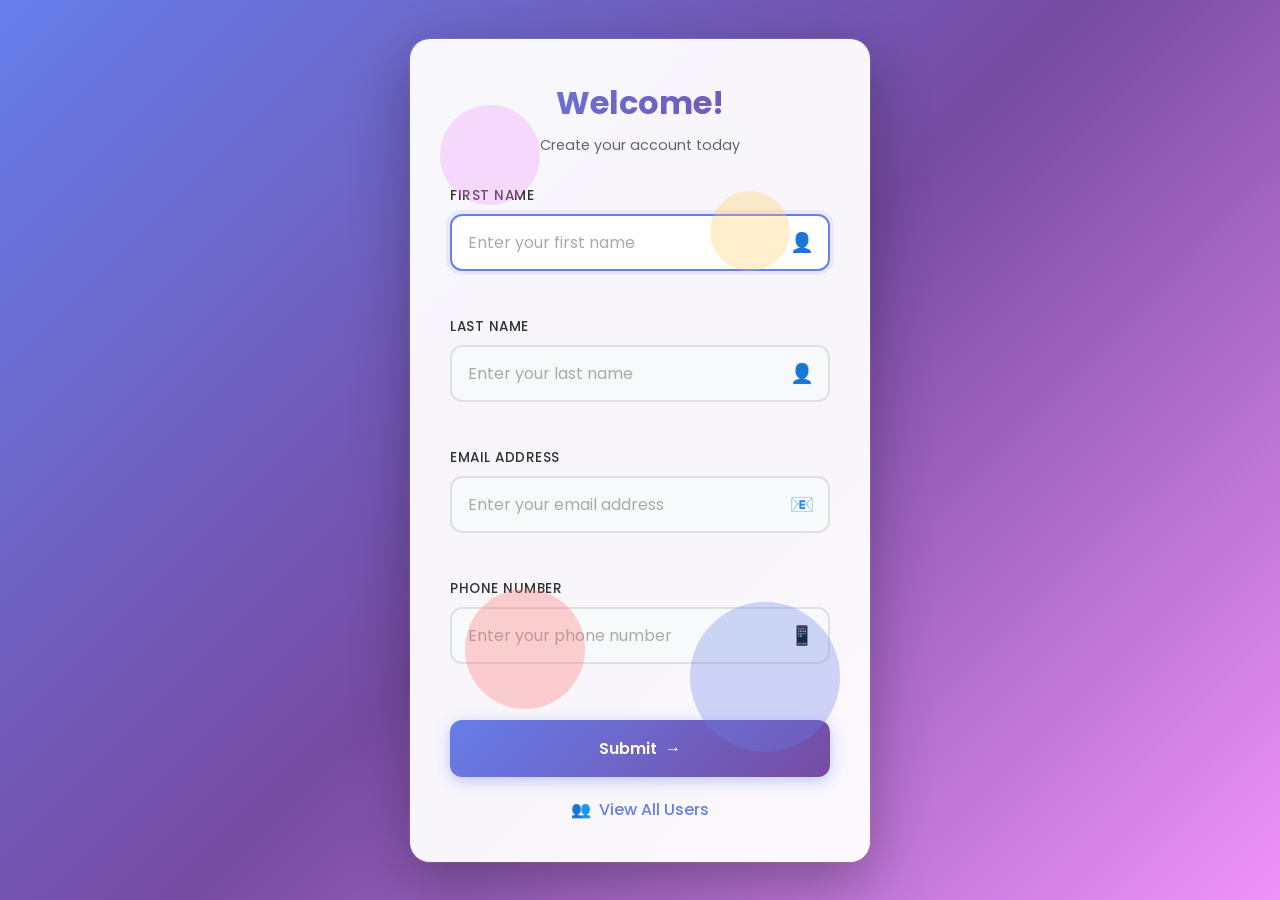
<file: src/main/resources/static/index.html>
<!DOCTYPE html>
<html lang="en">
<head>
    <meta charset="UTF-8">
    <meta name="viewport" content="width=device-width, initial-scale=1.0">
    <title>User Registration Form</title>
    <link rel="stylesheet" href="style.css">
    <link href="https://fonts.googleapis.com/css2?family=Poppins:wght@300;400;500;600;700&display=swap" rel="stylesheet">
</head>
<body>
    <div class="container">
        <div class="form-wrapper">
            <div class="form-header">
                <h1>Welcome!</h1>
                <p>Create your account today</p>
            </div>
            
            <form id="registrationForm" class="registration-form">
                <div class="form-group">
                    <label for="firstname">First Name</label>
                    <div class="input-wrapper">
                        <input type="text" id="firstname" name="firstname" placeholder="Enter your first name" required>
                        <span class="icon">👤</span>
                    </div>
                    <span class="error-message" id="firstname-error"></span>
                </div>

                <div class="form-group">
                    <label for="lastname">Last Name</label>
                    <div class="input-wrapper">
                        <input type="text" id="lastname" name="lastname" placeholder="Enter your last name" required>
                        <span class="icon">👤</span>
                    </div>
                    <span class="error-message" id="lastname-error"></span>
                </div>

                <div class="form-group">
                    <label for="email">Email Address</label>
                    <div class="input-wrapper">
                        <input type="email" id="email" name="email" placeholder="Enter your email address" required>
                        <span class="icon">📧</span>
                    </div>
                    <span class="error-message" id="email-error"></span>
                </div>

                <div class="form-group">
                    <label for="phone">Phone Number</label>
                    <div class="input-wrapper">
                        <input type="tel" id="phone" name="phone" placeholder="Enter your phone number" required>
                        <span class="icon">📱</span>
                    </div>
                    <span class="error-message" id="phone-error"></span>
                </div>

            <button type="submit" class="submit-btn">
                    <span>Submit</span>
                    <span class="btn-icon">→</span>
                </button>
            </form>

            <div class="user-details-link" style="text-align: center; margin-top: 20px;">
                <a href="users.html" style="color: #667eea; text-decoration: none; font-weight: 500; display: inline-flex; align-items: center; gap: 8px;">
                    <span>👥</span>
                    <span>View All Users</span>
                </a>
            </div>

            <div class="success-message" id="success-message">
                <div class="success-icon">✓</div>
                <h3>Registration Successful!</h3>
                <p>Thank you for registering with us.</p>
            </div>
        </div>

        <!-- Decorative elements -->
        <div class="decoration decoration-1"></div>
        <div class="decoration decoration-2"></div>
        <div class="decoration decoration-3"></div>
        <div class="decoration decoration-4"></div>
    </div>

    <script src="script.js"></script>
</body>
</html>
</file>
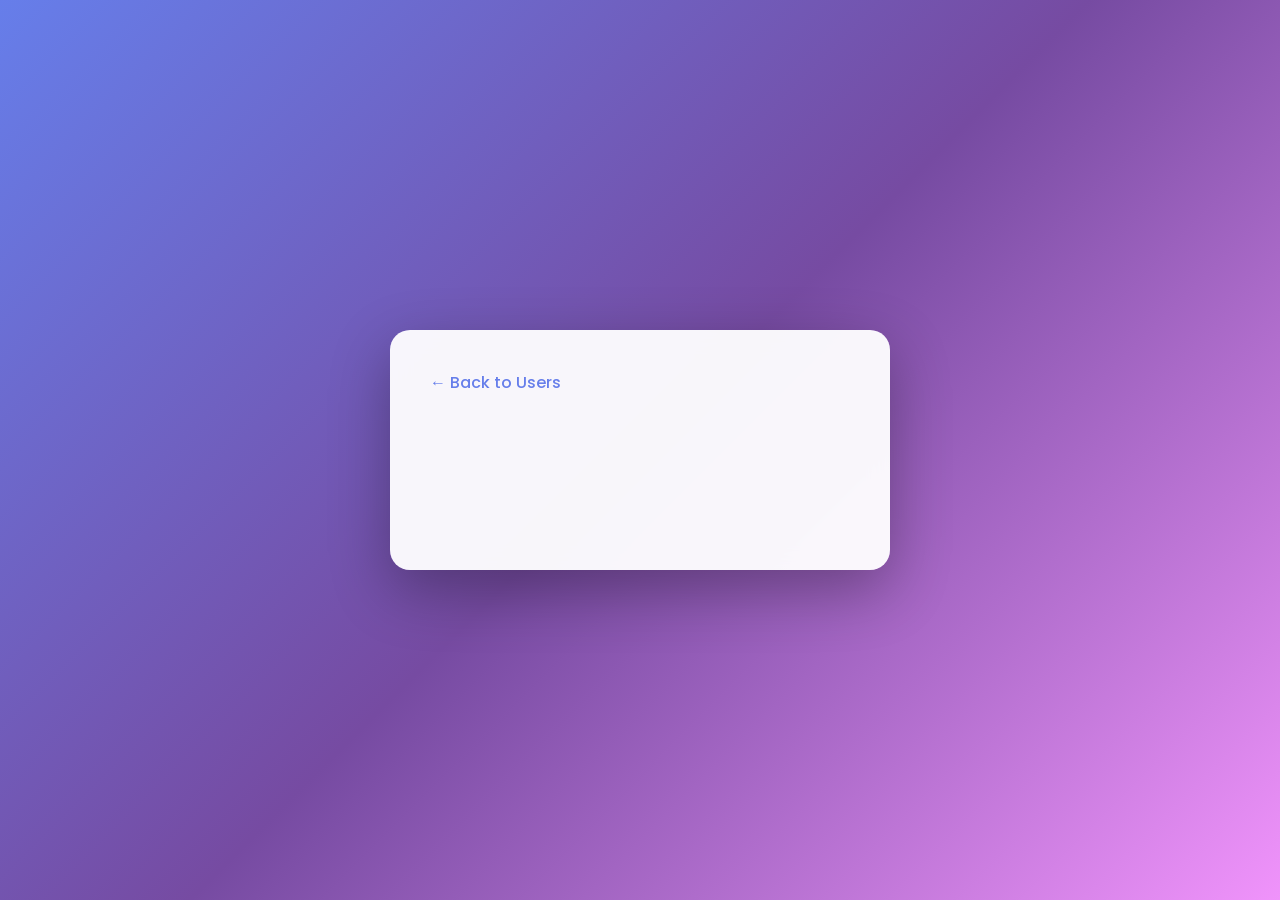
<file: src/main/resources/static/edit-user.html>
<!DOCTYPE html>
<html lang="en">
<head>
    <meta charset="UTF-8">
    <meta name="viewport" content="width=device-width, initial-scale=1.0">
    <title>Edit User</title>
    <link rel="stylesheet" href="style.css">
    <link href="https://fonts.googleapis.com/css2?family=Poppins:wght@300;400;500;600;700&display=swap" rel="stylesheet">
    <style>
        body {
            font-family: 'Poppins', sans-serif;
            min-height: 100vh;
            display: flex;
            justify-content: center;
            align-items: center;
            background: linear-gradient(135deg, #667eea 0%, #764ba2 50%, #f093fb 100%);
            overflow-y: auto;
            overflow-x: hidden;
            margin: 0;
            padding: 20px;
        }

        .edit-container {
            width: 100%;
            max-width: 500px;
        }

        .edit-wrapper {
            background: rgba(255, 255, 255, 0.95);
            border-radius: 20px;
            padding: 40px;
            box-shadow: 0 20px 60px rgba(0, 0, 0, 0.3);
            backdrop-filter: blur(10px);
            animation: slideUp 0.6s ease-out;
        }

        @keyframes slideUp {
            from {
                opacity: 0;
                transform: translateY(30px);
            }
            to {
                opacity: 1;
                transform: translateY(0);
            }
        }

        .back-link {
            display: inline-flex;
            align-items: center;
            gap: 8px;
            color: #667eea;
            text-decoration: none;
            font-weight: 500;
            margin-bottom: 20px;
            transition: all 0.3s ease;
        }

        .back-link:hover {
            color: #764ba2;
            transform: translateX(-4px);
        }

        .edit-header {
            text-align: center;
            margin-bottom: 30px;
        }

        .edit-header h1 {
            font-size: 2rem;
            font-weight: 700;
            background: linear-gradient(135deg, #667eea, #764ba2);
            -webkit-background-clip: text;
            -webkit-text-fill-color: transparent;
            background-clip: text;
            margin-bottom: 8px;
        }

        .edit-header p {
            color: #666;
            font-size: 0.9rem;
        }

        .form-group {
            display: flex;
            flex-direction: column;
            gap: 8px;
            margin-bottom: 20px;
        }

        .form-group label {
            font-size: 0.85rem;
            font-weight: 500;
            color: #333;
            text-transform: uppercase;
            letter-spacing: 0.5px;
        }

        .input-wrapper {
            position: relative;
            display: flex;
            align-items: center;
        }

        .input-wrapper input {
            width: 100%;
            padding: 14px 50px 14px 16px;
            border: 2px solid #e0e0e0;
            border-radius: 12px;
            font-size: 1rem;
            font-family: 'Poppins', sans-serif;
            transition: all 0.3s ease;
            background: #f8f9fa;
        }

        .input-wrapper input:focus {
            outline: none;
            border-color: #667eea;
            background: #fff;
            box-shadow: 0 0 0 4px rgba(102, 126, 234, 0.1);
        }

        .input-wrapper .icon {
            position: absolute;
            right: 16px;
            font-size: 1.2rem;
            color: #999;
            pointer-events: none;
        }

        .input-wrapper input:focus ~ .icon {
            color: #667eea;
        }

        .error-message {
            font-size: 0.75rem;
            color: #e74c3c;
            min-height: 18px;
            padding-left: 4px;
            opacity: 0;
            transition: opacity 0.3s ease;
        }

        .error-message.show {
            opacity: 1;
        }

        .input-wrapper input.error {
            border-color: #e74c3c;
            background: #fef2f2;
        }

        .input-wrapper input.success {
            border-color: #2ecc71;
            background: #f0fff4;
        }

        .form-actions {
            display: flex;
            gap: 12px;
            margin-top: 24px;
            justify-content: center;
            align-items: center;
        }

        .cancel-btn, .submit-btn {
            padding: 14px 32px;
            border: none;
            border-radius: 12px;
            font-size: 0.95rem;
            font-weight: 600;
            font-family: 'Poppins', sans-serif;
            cursor: pointer;
            transition: all 0.3s ease;
            display: inline-flex;
            align-items: center;
            justify-content: center;
            gap: 8px;
            min-width: 130px;
        }

        .cancel-btn {
            background: #6c757d;
            color: white;
        }

        .cancel-btn:hover {
            background: #5a6268;
            transform: translateY(-2px);
        }

        .submit-btn {
            background: linear-gradient(135deg, #667eea 0%, #764ba2 100%);
            color: white;
            box-shadow: 0 4px 15px rgba(102, 126, 234, 0.4);
        }

        .submit-btn:hover {
            transform: translateY(-2px);
            box-shadow: 0 6px 20px rgba(102, 126, 234, 0.5);
        }

        .submit-btn:active {
            transform: translateY(0);
        }

        .submit-btn:disabled {
            opacity: 0.6;
            cursor: not-allowed;
            transform: none;
        }

        .loading {
            text-align: center;
            padding: 40px;
            color: #666;
        }

        .loading-spinner {
            border: 4px solid #f3f3f3;
            border-top: 4px solid #667eea;
            border-radius: 50%;
            width: 40px;
            height: 40px;
            animation: spin 1s linear infinite;
            margin: 0 auto 20px;
        }

        @keyframes spin {
            0% { transform: rotate(0deg); }
            100% { transform: rotate(360deg); }
        }

        .error-display {
            text-align: center;
            padding: 40px;
            color: #dc3545;
        }

        .error-display .error-icon {
            font-size: 3rem;
            margin-bottom: 15px;
        }

        .success-message {
            text-align: center;
            padding: 40px;
        }

        .success-icon {
            width: 80px;
            height: 80px;
            border-radius: 50%;
            background: linear-gradient(135deg, #2ecc71, #27ae60);
            display: flex;
            align-items: center;
            justify-content: center;
            margin: 0 auto 20px;
            font-size: 2.5rem;
            color: white;
            animation: scaleIn 0.5s ease;
        }

        @keyframes scaleIn {
            from { transform: scale(0); }
            to { transform: scale(1); }
        }

        .success-message h3 {
            font-size: 1.5rem;
            color: #2ecc71;
            margin-bottom: 10px;
        }

        .success-message p {
            color: #666;
            margin-bottom: 20px;
        }

        @media (max-width: 480px) {
            .edit-wrapper {
                padding: 30px 20px;
            }

            .form-actions {
                flex-direction: column;
            }

            .cancel-btn {
                min-width: auto;
            }

            .edit-header h1 {
                font-size: 1.6rem;
            }

            .input-wrapper input {
                padding: 12px 45px 12px 14px;
            }
        }
    </style>
</head>
<body>
    <div class="edit-container">
        <div class="edit-wrapper">
            <a href="users.html" class="back-link">← Back to Users</a>
            
            <div id="editContent">
                <div class="loading">
                    <div class="loading-spinner"></div>
                    <p>Loading user data...</p>
                </div>
            </div>
        </div>
    </div>

    <script src="edit-user.js"></script>
</body>
</html>
</file>
<file: src/main/resources/static/style.css>
/* Reset and Base Styles */
* {
    margin: 0;
    padding: 0;
    box-sizing: border-box;
}

body {
    font-family: 'Poppins', sans-serif;
    min-height: 100vh;
    display: flex;
    justify-content: center;
    align-items: center;
    background: linear-gradient(135deg, #667eea 0%, #764ba2 50%, #f093fb 100%);
    overflow-y: auto;
    overflow-x: hidden;
    position: relative;
}

/* Container */
.container {
    position: relative;
    width: 100%;
    max-width: 500px;
    padding: 20px;
    z-index: 10;
}

/* Form Wrapper */
.form-wrapper {
    background: rgba(255, 255, 255, 0.95);
    border-radius: 20px;
    padding: 40px;
    box-shadow: 0 20px 60px rgba(0, 0, 0, 0.3),
                0 0 0 1px rgba(255, 255, 255, 0.1);
    backdrop-filter: blur(10px);
    animation: slideUp 0.6s ease-out;
}

@keyframes slideUp {
    from {
        opacity: 0;
        transform: translateY(30px);
    }
    to {
        opacity: 1;
        transform: translateY(0);
    }
}

/* Form Header */
.form-header {
    text-align: center;
    margin-bottom: 30px;
}

.form-header h1 {
    font-size: 2rem;
    font-weight: 700;
    background: linear-gradient(135deg, #667eea, #764ba2);
    -webkit-background-clip: text;
    -webkit-text-fill-color: transparent;
    background-clip: text;
    margin-bottom: 8px;
}

.form-header p {
    color: #666;
    font-size: 0.9rem;
    font-weight: 400;
}

/* Form Styles */
.registration-form {
    display: flex;
    flex-direction: column;
    gap: 20px;
}

.form-group {
    display: flex;
    flex-direction: column;
    gap: 8px;
}

.form-group label {
    font-size: 0.85rem;
    font-weight: 500;
    color: #333;
    text-transform: uppercase;
    letter-spacing: 0.5px;
}

.input-wrapper {
    position: relative;
    display: flex;
    align-items: center;
}

.input-wrapper input {
    width: 100%;
    padding: 14px 50px 14px 16px;
    border: 2px solid #e0e0e0;
    border-radius: 12px;
    font-size: 1rem;
    font-family: 'Poppins', sans-serif;
    transition: all 0.3s ease;
    background: #f8f9fa;
}

.input-wrapper input:focus {
    outline: none;
    border-color: #667eea;
    background: #fff;
    box-shadow: 0 0 0 4px rgba(102, 126, 234, 0.1);
}

.input-wrapper input::placeholder {
    color: #aaa;
}

.input-wrapper .icon {
    position: absolute;
    right: 16px;
    font-size: 1.2rem;
    color: #999;
    pointer-events: none;
}

.input-wrapper input:focus ~ .icon {
    color: #667eea;
}

/* Error Message */
.error-message {
    font-size: 0.75rem;
    color: #e74c3c;
    min-height: 18px;
    padding-left: 4px;
    opacity: 0;
    transition: opacity 0.3s ease;
}

.error-message.show {
    opacity: 1;
}

/* Input Validation States */
.input-wrapper input.error {
    border-color: #e74c3c;
    background: #fef2f2;
}

.input-wrapper input.success {
    border-color: #2ecc71;
    background: #f0fff4;
}

/* Submit Button */
.submit-btn {
    margin-top: 10px;
    padding: 16px 32px;
    border: none;
    border-radius: 12px;
    background: linear-gradient(135deg, #667eea 0%, #764ba2 100%);
    color: white;
    font-size: 1rem;
    font-weight: 600;
    font-family: 'Poppins', sans-serif;
    cursor: pointer;
    transition: all 0.3s ease;
    display: flex;
    align-items: center;
    justify-content: center;
    gap: 8px;
    box-shadow: 0 4px 15px rgba(102, 126, 234, 0.4);
}

.submit-btn:hover {
    transform: translateY(-2px);
    box-shadow: 0 6px 20px rgba(102, 126, 234, 0.5);
}

.submit-btn:active {
    transform: translateY(0);
}

.submit-btn .btn-icon {
    transition: transform 0.3s ease;
}

.submit-btn:hover .btn-icon {
    transform: translateX(4px);
}

/* Success Message */
.success-message {
    display: none;
    text-align: center;
    padding: 30px;
    animation: fadeIn 0.5s ease;
}

.success-message.show {
    display: block;
}

.success-message .success-icon {
    width: 80px;
    height: 80px;
    border-radius: 50%;
    background: linear-gradient(135deg, #2ecc71, #27ae60);
    display: flex;
    align-items: center;
    justify-content: center;
    margin: 0 auto 20px;
    font-size: 2.5rem;
    color: white;
    animation: scaleIn 0.5s ease;
}

.success-message h3 {
    font-size: 1.5rem;
    color: #2ecc71;
    margin-bottom: 10px;
}

.success-message p {
    color: #666;
}

@keyframes fadeIn {
    from { opacity: 0; }
    to { opacity: 1; }
}

@keyframes scaleIn {
    from { transform: scale(0); }
    to { transform: scale(1); }
}

/* Decorative Elements */
.decoration {
    position: absolute;
    border-radius: 50%;
    opacity: 0.3;
    animation: float 6s ease-in-out infinite;
}

.decoration-1 {
    width: 100px;
    height: 100px;
    background: #f093fb;
    top: 10%;
    left: 10%;
    animation-delay: 0s;
}

.decoration-2 {
    width: 150px;
    height: 150px;
    background: #667eea;
    bottom: 15%;
    right: 10%;
    animation-delay: 1s;
}

.decoration-3 {
    width: 80px;
    height: 80px;
    background: #feca57;
    top: 20%;
    right: 20%;
    animation-delay: 2s;
}

.decoration-4 {
    width: 120px;
    height: 120px;
    background: #ff6b6b;
    bottom: 20%;
    left: 15%;
    animation-delay: 3s;
}

@keyframes float {
    0%, 100% {
        transform: translateY(0) rotate(0deg);
    }
    50% {
        transform: translateY(-20px) rotate(10deg);
    }
}

/* Responsive Design */
@media (max-width: 480px) {
    .form-wrapper {
        padding: 30px 20px;
    }

    .form-header h1 {
        font-size: 1.6rem;
    }

    .input-wrapper input {
        padding: 12px 45px 12px 14px;
    }

    .submit-btn {
        padding: 14px 24px;
    }

    .decoration {
        display: none;
    }
}

/* Focus visible for accessibility */
*:focus-visible {
    outline: 2px solid #667eea;
    outline-offset: 2px;
}
</file>
